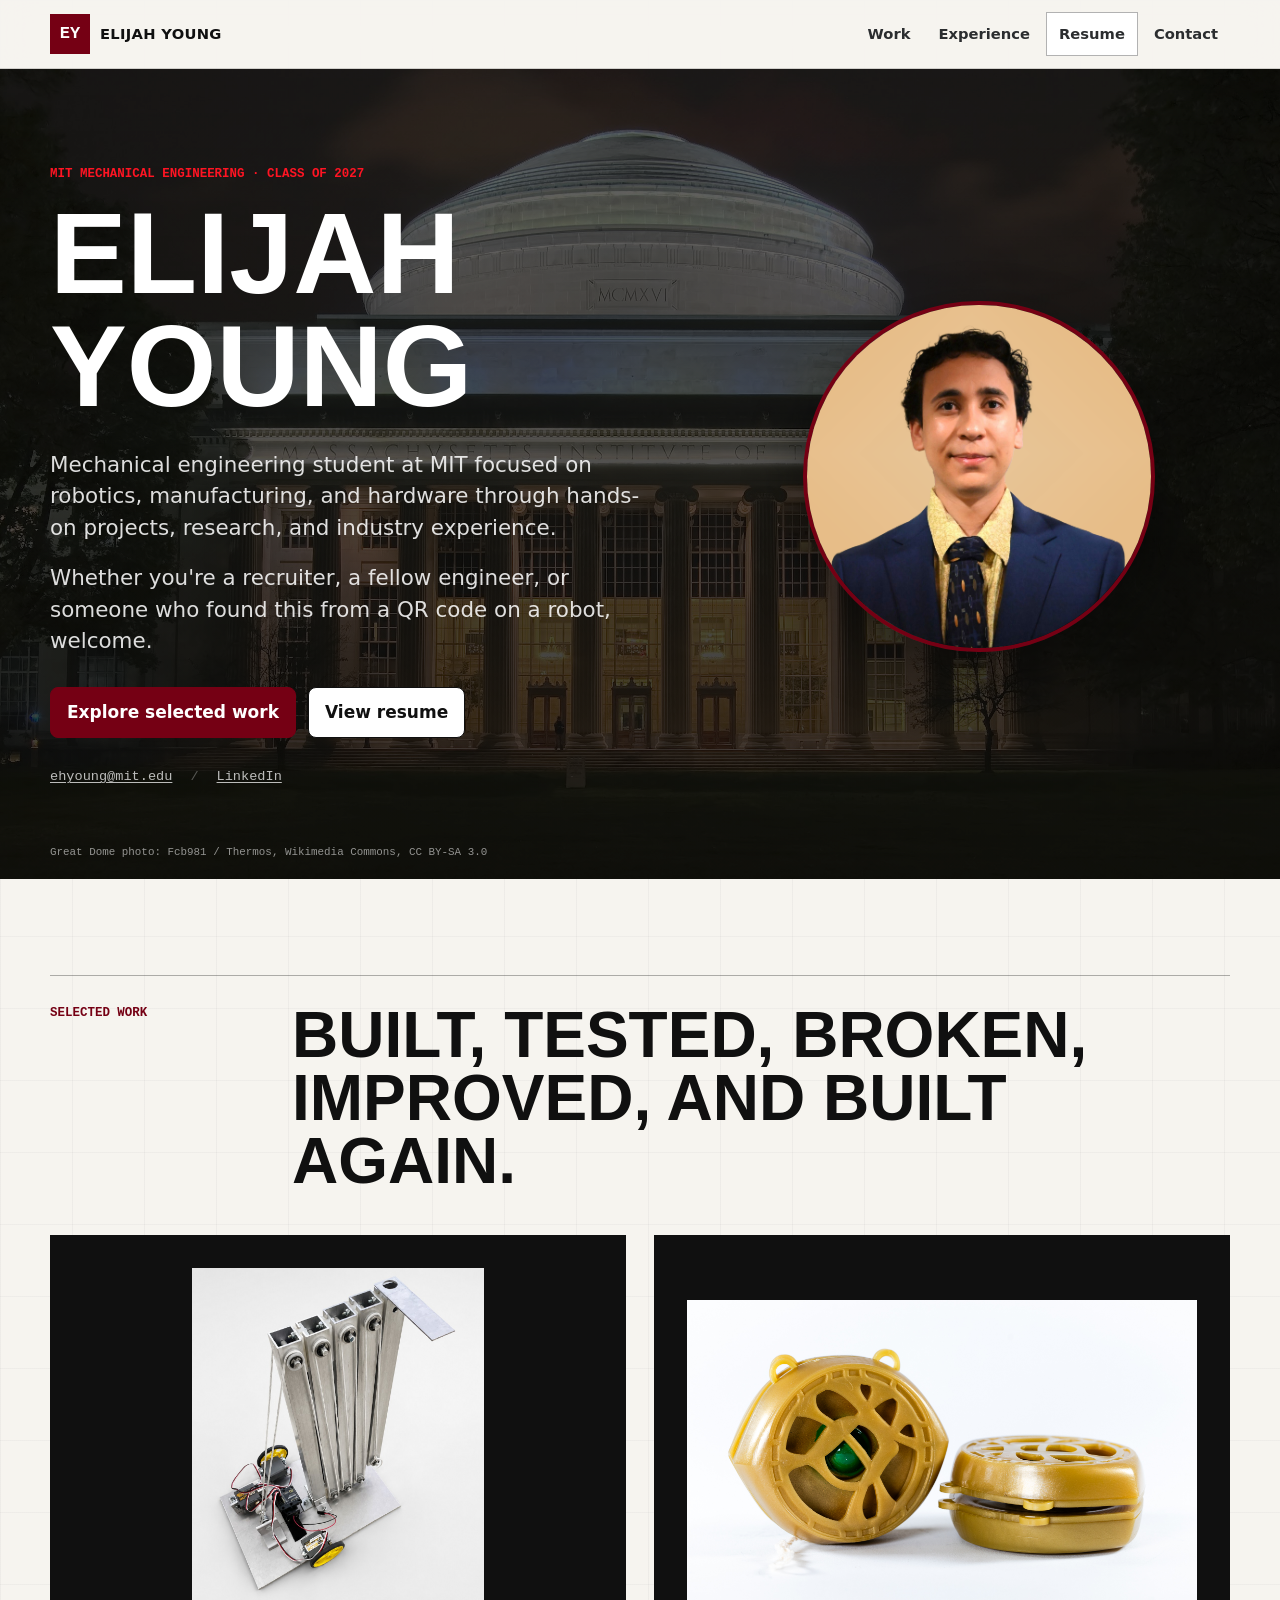
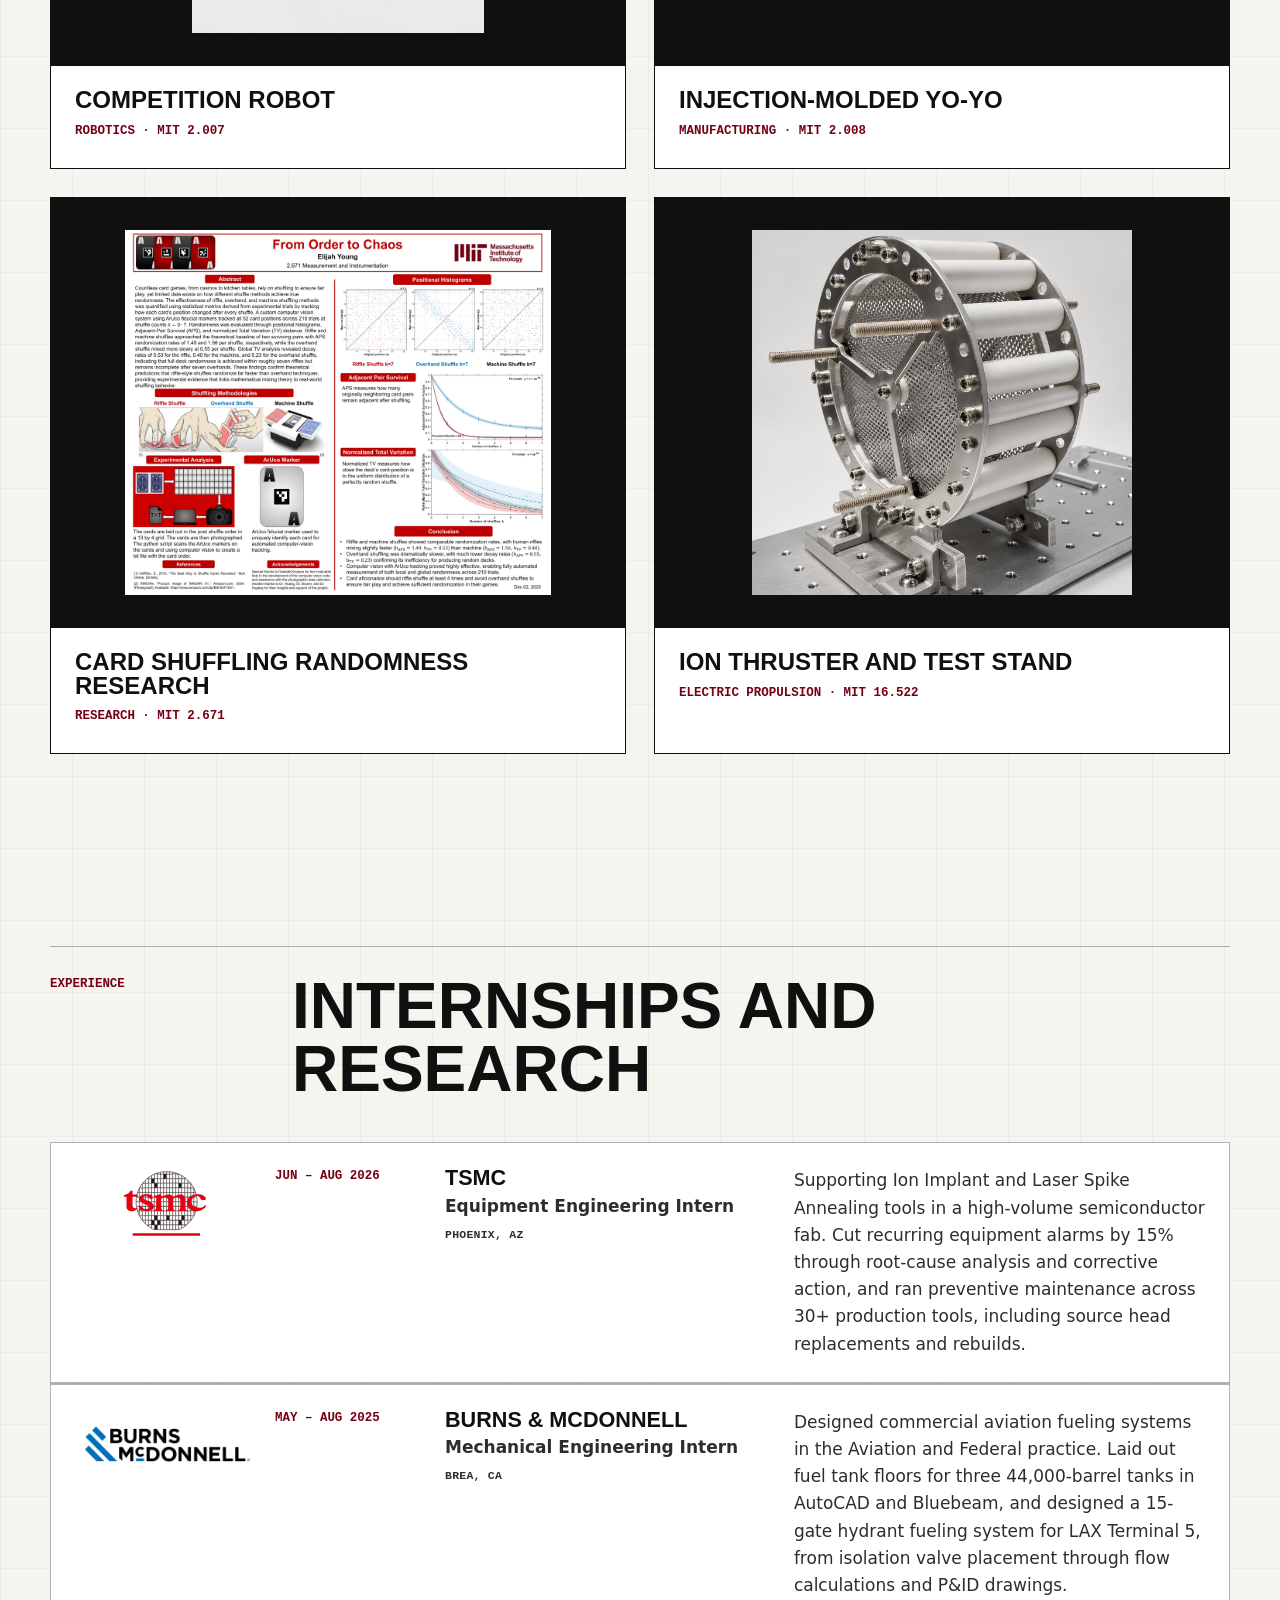
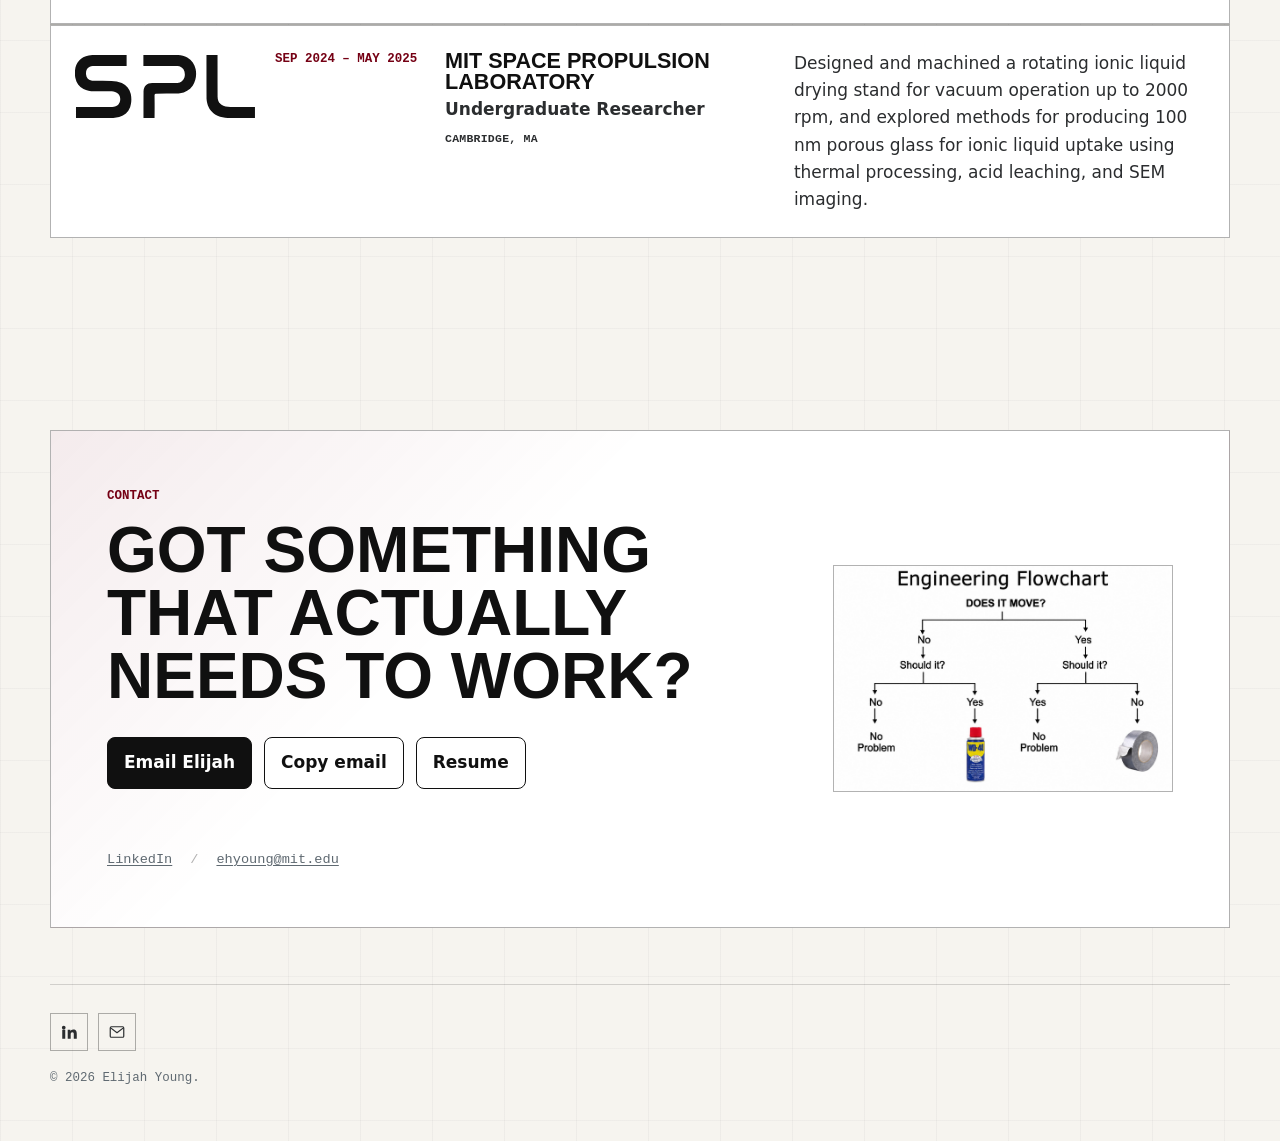
<file: index.html>
<!DOCTYPE html>
<html lang="en">
<head>
  <meta charset="UTF-8" />
  <meta name="viewport" content="width=device-width, initial-scale=1.0" />
  <title>Elijah Young | Mechanical Engineering Portfolio</title>
  <meta name="description" content="MIT mechanical engineering student who builds robots, tools molds, and machines propulsion hardware. Portfolio of competition robotics, manufacturing, and research work." />
  <link rel="canonical" href="https://elijahhyoung.github.io/" />
  <meta name="theme-color" content="#750014" />
  <meta property="og:type" content="website" />
  <meta property="og:title" content="Elijah Young | Mechanical Engineering Portfolio" />
  <meta property="og:description" content="Robots, injection-molded parts, and propulsion hardware built and tested at MIT." />
  <meta property="og:url" content="https://elijahhyoung.github.io/" />
  <meta property="og:image" content="https://elijahhyoung.github.io/assets/icons/og-image.svg" />
  <meta name="twitter:card" content="summary_large_image" />
  <meta name="twitter:title" content="Elijah Young | Mechanical Engineering Portfolio" />
  <meta name="twitter:description" content="MIT mechanical engineering student who builds robots, tools molds, and machines propulsion hardware." />
  <meta name="twitter:image" content="https://elijahhyoung.github.io/assets/icons/og-image.svg" />
  <link rel="icon" href="assets/icons/ey-monogram.svg" type="image/svg+xml" />
  <link rel="preload" as="image" href="assets/profile/elijah-young-headshot.png" />
  <link rel="preload" as="image" href="assets/profile/mit-dome-night.jpg" />
  <link rel="stylesheet" href="style.css" />
  <script type="application/ld+json">
    {
      "@context": "https://schema.org",
      "@type": "Person",
      "name": "Elijah Young",
      "url": "https://elijahhyoung.github.io/",
      "email": "mailto:ehyoung@mit.edu",
      "affiliation": {
        "@type": "CollegeOrUniversity",
        "name": "Massachusetts Institute of Technology"
      },
      "sameAs": [
        "https://www.linkedin.com/in/elijah-h-young/"
      ]
    }
  </script>
</head>
<body>
  <a class="skip-link" href="#main">Skip to content</a>

  <header class="site-header" data-site-header>
    <a class="wordmark" href="#top" aria-label="Elijah Young home">
      <span>EY</span>
      <strong>Elijah Young</strong>
    </a>
    <button class="nav-toggle" type="button" aria-expanded="false" aria-controls="site-nav" data-nav-toggle>
      <span class="sr-only">Menu</span>
      <span></span>
      <span></span>
    </button>
    <nav class="site-nav" id="site-nav" aria-label="Primary navigation" data-site-nav>
      <a href="#work" data-nav-link>Work</a>
      <a href="#experience" data-nav-link>Experience</a>
      <a class="nav-resume" href="assets/resume/Elijah_Young_Resume.pdf" target="_blank" rel="noopener">Resume</a>
      <a href="#contact" data-nav-link>Contact</a>
    </nav>
  </header>

  <main id="main">
    <section class="hero" id="top" aria-labelledby="hero-title" data-section>
      <div class="hero-bg" aria-hidden="true"></div>
      <div class="hero-grid">
        <div class="hero-copy reveal">
          <p class="eyebrow">MIT Mechanical Engineering · Class of 2027</p>
          <h1 id="hero-title">Elijah Young</h1>
          <p class="hero-statement">Mechanical engineering student at MIT focused on robotics, manufacturing, and hardware through hands-on projects, research, and industry experience.</p>
          <p class="hero-note">Whether you're a recruiter, a fellow engineer, or someone who found this from a QR code on a robot, welcome.</p>
          <div class="hero-actions" aria-label="Primary actions">
            <a class="button button-primary" href="#work">Explore selected work</a>
            <a class="button button-secondary" href="assets/resume/Elijah_Young_Resume.pdf" target="_blank" rel="noopener">View resume</a>
          </div>
          <ul class="signal-list" aria-label="Status and profiles">
            <li><a href="mailto:ehyoung@mit.edu">ehyoung@mit.edu</a></li>
            <!-- <li><a href="https://github.com/elijahhyoung" target="_blank" rel="noopener noreferrer">GitHub</a></li> -->
            <li><a href="https://www.linkedin.com/in/elijah-h-young/" target="_blank" rel="noopener noreferrer">LinkedIn</a></li>
          </ul>
        </div>

        <div class="hero-visual reveal" aria-label="Portrait of Elijah Young">
          <div class="hero-avatar">
            <img src="assets/profile/elijah-young-headshot.png" width="1482" height="1620" alt="Portrait of Elijah Young." />
          </div>
        </div>
      </div>
      <p class="hero-credit">Great Dome photo: Fcb981 / Thermos, Wikimedia Commons, CC BY-SA 3.0</p>
    </section>

    <section class="section work-section" id="work" aria-labelledby="work-title" data-section>
      <div class="section-kicker reveal">
        <p class="eyebrow">Selected work</p>
        <h2 id="work-title">Built, tested, broken,<br />improved, and built again.</h2>
      </div>

      <div class="work-grid">
        <a class="work-card reveal" href="projects/competition-robot.html">
          <div class="work-card-media">
            <img class="contain-fit" src="assets/projects/robot/nelly-full-assembly.jpg" width="1122" height="1402" loading="lazy" alt="Nelly, the competition robot: base, 5-stage linear slide, and pulley system." />
          </div>
          <div class="work-card-body">
            <h3>Competition Robot</h3>
            <p class="project-category">Robotics · MIT 2.007</p>
          </div>
        </a>

        <a class="work-card reveal" href="projects/injection-molded-yoyo.html">
          <div class="work-card-media">
            <img class="contain-fit" src="assets/projects/yoyo/team-eye-product-01.jpg" width="2000" height="1175" loading="lazy" alt="Gold injection-molded yo-yo product photographed on a white background." />
          </div>
          <div class="work-card-body">
            <h3>Injection-Molded Yo-Yo</h3>
            <p class="project-category">Manufacturing · MIT 2.008</p>
          </div>
        </a>

        <a class="work-card reveal" href="projects/card-shuffling-randomness.html">
          <div class="work-card-media">
            <img class="contain-fit" src="assets/projects/card-shuffling/poster.jpg" width="2200" height="1885" loading="lazy" alt="Research poster titled From Order to Chaos, covering the card shuffling randomness study." />
          </div>
          <div class="work-card-body">
            <h3>Card Shuffling Randomness Research</h3>
            <p class="project-category">Research · MIT 2.671</p>
          </div>
        </a>

        <a class="work-card reveal" href="projects/ion-thruster-test-stand.html">
          <div class="work-card-media">
            <img class="contain-fit" src="assets/projects/ion-thruster/final-assembly-clean.jpg" width="1280" height="1229" loading="lazy" alt="Assembled ion thruster hardware mounted on a test plate." />
          </div>
          <div class="work-card-body">
            <h3>Ion Thruster and Test Stand</h3>
            <p class="project-category">Electric propulsion · MIT 16.522</p>
          </div>
        </a>
      </div>
    </section>

    <section class="section experience-section" id="experience" aria-labelledby="experience-title" data-section>
      <div class="section-kicker reveal">
        <p class="eyebrow">Experience</p>
        <h2 id="experience-title">Internships and research</h2>
      </div>
      <div class="timeline reveal">
        <article>
          <div class="timeline-logo">
            <img src="assets/logos/tsmc-1.svg" alt="TSMC logo" loading="lazy" />
          </div>
          <span>Jun – Aug 2026</span>
          <div class="timeline-heading">
            <h3>TSMC</h3>
            <p class="timeline-role">Equipment Engineering Intern</p>
            <p class="timeline-place">Phoenix, AZ</p>
          </div>
          <p>Supporting Ion Implant and Laser Spike Annealing tools in a high-volume semiconductor fab. Cut recurring equipment alarms by 15% through root-cause analysis and corrective action, and ran preventive maintenance across 30+ production tools, including source head replacements and rebuilds.</p>
        </article>
        <article>
          <div class="timeline-logo">
            <img src="assets/logos/burns-mcdonnell.png" alt="Burns &amp; McDonnell logo" loading="lazy" />
          </div>
          <span>May – Aug 2025</span>
          <div class="timeline-heading">
            <h3>Burns &amp; McDonnell</h3>
            <p class="timeline-role">Mechanical Engineering Intern</p>
            <p class="timeline-place">Brea, CA</p>
          </div>
          <p>Designed commercial aviation fueling systems in the Aviation and Federal practice. Laid out fuel tank floors for three 44,000-barrel tanks in AutoCAD and Bluebeam, and designed a 15-gate hydrant fueling system for LAX Terminal 5, from isolation valve placement through flow calculations and P&amp;ID drawings.</p>
        </article>
        <article>
          <div class="timeline-logo">
            <img src="assets/logos/mit-space-propulsion-lab.svg" alt="MIT Space Propulsion Laboratory logo" loading="lazy" />
          </div>
          <span>Sep 2024 – May 2025</span>
          <div class="timeline-heading">
            <h3>MIT Space Propulsion Laboratory</h3>
            <p class="timeline-role">Undergraduate Researcher</p>
            <p class="timeline-place">Cambridge, MA</p>
          </div>
          <p>Designed and machined a rotating ionic liquid drying stand for vacuum operation up to 2000 rpm, and explored methods for producing 100 nm porous glass for ionic liquid uptake using thermal processing, acid leaching, and SEM imaging.</p>
        </article>
      </div>
    </section>

    <section class="section contact-section" id="contact" aria-labelledby="contact-title" data-section>
      <div class="contact-panel reveal">
        <div class="contact-copy">
          <p class="eyebrow">Contact</p>
          <h2 id="contact-title">Got something that actually needs to work?</h2>
          <div class="contact-actions">
            <a class="button button-primary" href="mailto:ehyoung@mit.edu">Email Elijah</a>
            <button class="button button-secondary" type="button" data-copy-email data-email="ehyoung@mit.edu">Copy email</button>
            <a class="button button-secondary" href="assets/resume/Elijah_Young_Resume.pdf" target="_blank" rel="noopener">Resume</a>
          </div>
          <p class="copy-status" aria-live="polite" data-copy-status></p>
          <ul class="contact-links">
            <li><a href="https://www.linkedin.com/in/elijah-h-young/" target="_blank" rel="noopener noreferrer">LinkedIn</a></li>
            <!-- <li><a href="https://github.com/elijahhyoung" target="_blank" rel="noopener noreferrer">GitHub</a></li> -->
            <li><a href="mailto:ehyoung@mit.edu">ehyoung@mit.edu</a></li>
          </ul>
        </div>
        <figure class="contact-flowchart">
          <img src="assets/logos/engineering-flowchart.jpg" width="1537" height="1023" loading="lazy" alt="Engineering flowchart meme: does it move? If yes and it shouldn't, use duct tape. If no and it should, use WD-40." />
        </figure>
      </div>
    </section>
  </main>

  <footer class="site-footer">
    <ul class="footer-icons" aria-label="Elsewhere">
      <li>
        <a href="https://www.linkedin.com/in/elijah-h-young/" target="_blank" rel="noopener noreferrer" aria-label="LinkedIn">
          <svg viewBox="0 0 24 24" fill="currentColor" aria-hidden="true"><path d="M4.98 3.5a2.5 2.5 0 1 1 0 5 2.5 2.5 0 0 1 0-5zM3 9h4v12H3V9zm7 0h3.8v1.7h.05c.53-.98 1.83-2 3.76-2 4.02 0 4.76 2.5 4.76 5.76V21h-4v-5.7c0-1.36-.02-3.1-1.9-3.1-1.9 0-2.2 1.48-2.2 3v5.8h-4V9z"/></svg>
        </a>
      </li>
      <li>
        <a href="mailto:ehyoung@mit.edu" aria-label="Email">
          <svg viewBox="0 0 24 24" fill="none" stroke="currentColor" stroke-width="1.6" aria-hidden="true"><rect x="3" y="5" width="18" height="14" rx="1.5"/><path d="M3.5 6.5l8.5 6.5 8.5-6.5" stroke-linecap="round" stroke-linejoin="round"/></svg>
        </a>
      </li>
    </ul>
    <p>&copy; 2026 Elijah Young.</p>
  </footer>

  <script src="script.js" defer></script>
</body>
</html>
</file>
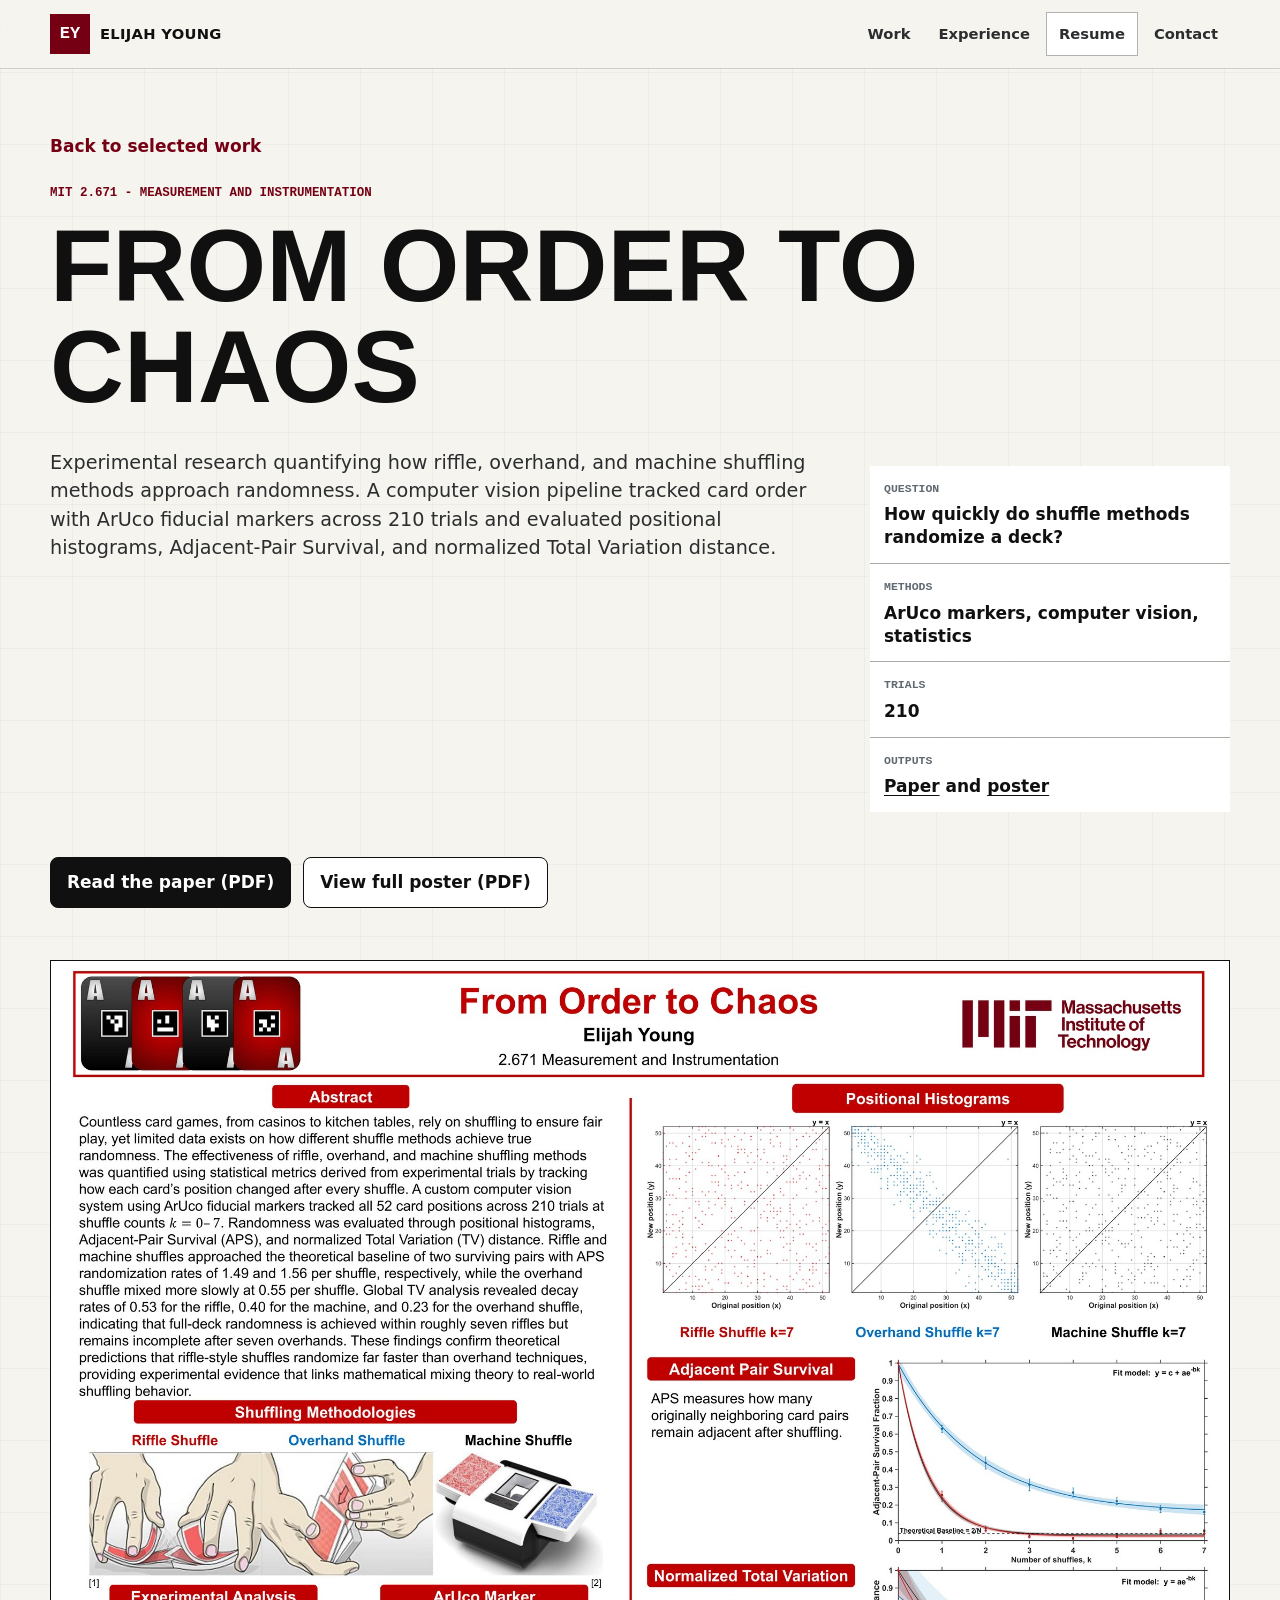
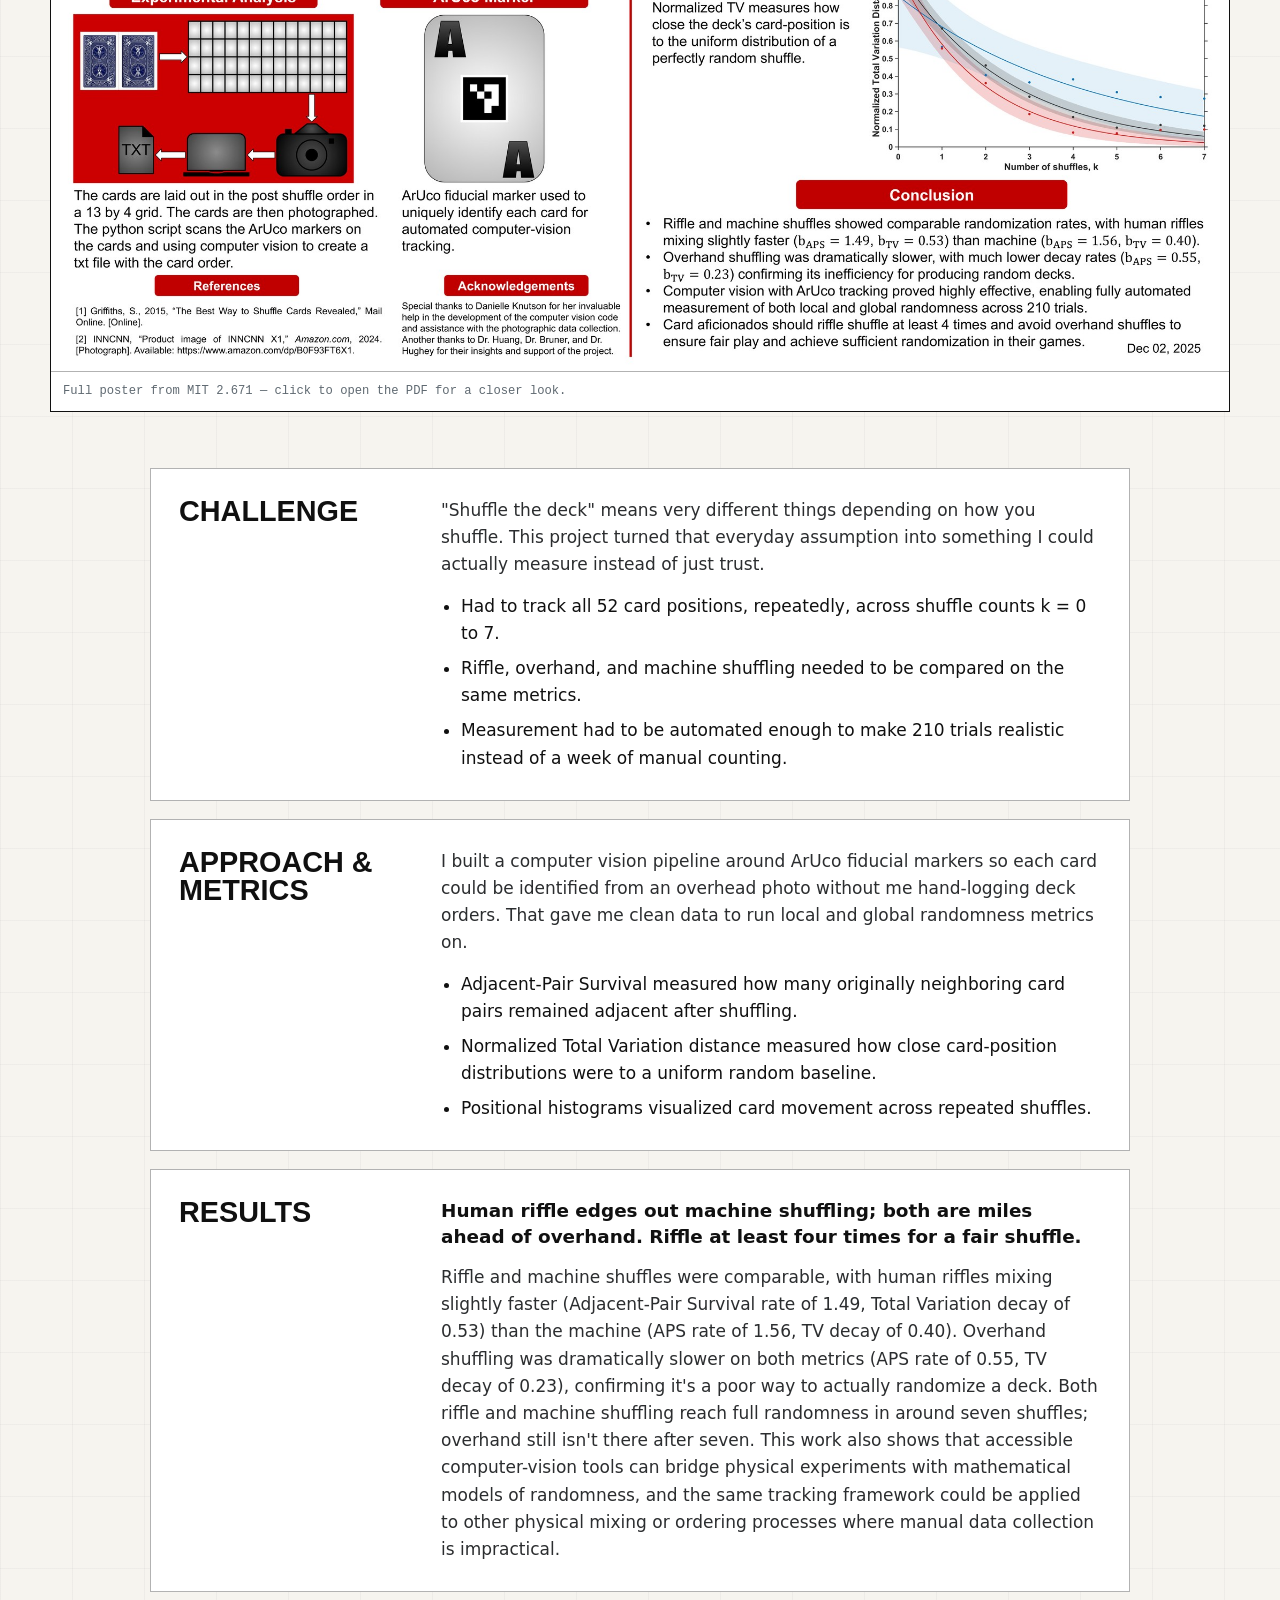
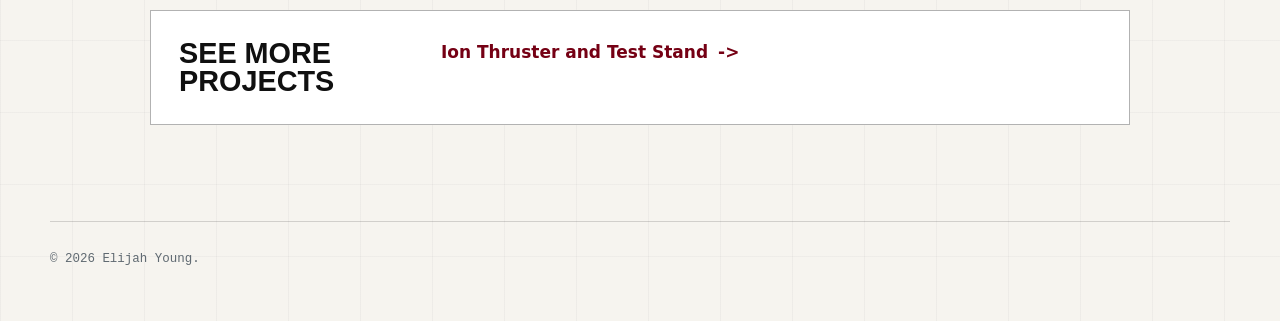
<file: projects/card-shuffling-randomness.html>
<!DOCTYPE html>
<html lang="en">
<head>
  <meta charset="UTF-8" />
  <meta name="viewport" content="width=device-width, initial-scale=1.0" />
  <title>Card Shuffling Randomness Research | Elijah Young</title>
  <meta name="description" content="Experimental measurement of card shuffling randomness using ArUco markers, computer vision, APS, and normalized TV distance." />
  <link rel="canonical" href="https://elijahhyoung.github.io/projects/card-shuffling-randomness.html" />
  <meta name="theme-color" content="#750014" />
  <meta property="og:type" content="website" />
  <meta property="og:title" content="Card Shuffling Randomness Research | Elijah Young" />
  <meta property="og:description" content="Experimental measurement of card shuffling randomness using ArUco markers, computer vision, APS, and normalized TV distance." />
  <meta property="og:url" content="https://elijahhyoung.github.io/projects/card-shuffling-randomness.html" />
  <meta property="og:image" content="https://elijahhyoung.github.io/assets/projects/card-shuffling/poster.jpg" />
  <meta name="twitter:card" content="summary_large_image" />
  <meta name="twitter:title" content="Card Shuffling Randomness Research | Elijah Young" />
  <meta name="twitter:description" content="Experimental measurement of card shuffling randomness using ArUco markers, computer vision, APS, and normalized TV distance." />
  <meta name="twitter:image" content="https://elijahhyoung.github.io/assets/projects/card-shuffling/poster.jpg" />
  <link rel="icon" href="../assets/icons/ey-monogram.svg" type="image/svg+xml" />
  <link rel="stylesheet" href="../style.css" />
</head>
<body>
  <a class="skip-link" href="#main">Skip to content</a>
  <header class="site-header">
    <a class="wordmark" href="../index.html#top" aria-label="Elijah Young home"><span>EY</span><strong>Elijah Young</strong></a>
    <button class="nav-toggle" type="button" aria-expanded="false" aria-controls="site-nav" data-nav-toggle>
      <span class="sr-only">Menu</span>
      <span></span>
      <span></span>
    </button>
    <nav class="site-nav" id="site-nav" aria-label="Primary navigation" data-site-nav>
      <a href="../index.html#work" data-nav-link>Work</a>
      <a href="../index.html#experience" data-nav-link>Experience</a>
      <a class="nav-resume" href="../assets/resume/Elijah_Young_Resume.pdf" target="_blank" rel="noopener">Resume</a>
      <a href="../index.html#contact" data-nav-link>Contact</a>
    </nav>
  </header>
  <main id="main">
    <section class="case-hero">
      <a class="back-link" href="../index.html#work">Back to selected work</a>
      <p class="eyebrow">MIT 2.671 - Measurement and Instrumentation</p>
      <h1>From Order to Chaos</h1>
      <div class="case-summary">
        <p>Experimental research quantifying how riffle, overhand, and machine shuffling methods approach randomness. A computer vision pipeline tracked card order with ArUco fiducial markers across 210 trials and evaluated positional histograms, Adjacent-Pair Survival, and normalized Total Variation distance.</p>
        <dl class="case-meta">
          <div><dt>Question</dt><dd>How quickly do shuffle methods randomize a deck?</dd></div>
          <div><dt>Methods</dt><dd>ArUco markers, computer vision, statistics</dd></div>
          <div><dt>Trials</dt><dd>210</dd></div>
          <div><dt>Outputs</dt><dd><a href="../assets/projects/card-shuffling/young-final-paper.pdf" target="_blank" rel="noopener">Paper</a> and <a href="../assets/projects/card-shuffling/2.671_Young_E_FinalPoster.pdf" target="_blank" rel="noopener">poster</a></dd></div>
        </dl>
      </div>
      <div class="case-actions">
        <a class="button button-primary" href="../assets/projects/card-shuffling/young-final-paper.pdf" target="_blank" rel="noopener">Read the paper (PDF)</a>
        <a class="button button-secondary" href="../assets/projects/card-shuffling/2.671_Young_E_FinalPoster.pdf" target="_blank" rel="noopener">View full poster (PDF)</a>
      </div>
    </section>

    <figure class="case-media case-media-poster">
      <a href="../assets/projects/card-shuffling/2.671_Young_E_FinalPoster.pdf" target="_blank" rel="noopener">
        <img src="../assets/projects/card-shuffling/poster.jpg" width="2200" height="1885" alt="Full research poster titled From Order to Chaos, covering the card shuffling randomness study." />
      </a>
      <figcaption>Full poster from MIT 2.671 — click to open the PDF for a closer look.</figcaption>
    </figure>

    <section class="case-study" aria-label="Card shuffling case study">
      <article class="case-panel">
        <h2>Challenge</h2>
        <div>
          <p>"Shuffle the deck" means very different things depending on how you shuffle. This project turned that everyday assumption into something I could actually measure instead of just trust.</p>
          <ul>
            <li>Had to track all 52 card positions, repeatedly, across shuffle counts k = 0 to 7.</li>
            <li>Riffle, overhand, and machine shuffling needed to be compared on the same metrics.</li>
            <li>Measurement had to be automated enough to make 210 trials realistic instead of a week of manual counting.</li>
          </ul>
        </div>
      </article>
      <article class="case-panel">
        <h2>Approach &amp; Metrics</h2>
        <div>
          <p>I built a computer vision pipeline around ArUco fiducial markers so each card could be identified from an overhead photo without me hand-logging deck orders. That gave me clean data to run local and global randomness metrics on.</p>
          <ul>
            <li>Adjacent-Pair Survival measured how many originally neighboring card pairs remained adjacent after shuffling.</li>
            <li>Normalized Total Variation distance measured how close card-position distributions were to a uniform random baseline.</li>
            <li>Positional histograms visualized card movement across repeated shuffles.</li>
          </ul>
        </div>
      </article>
      <article class="case-panel">
        <h2>Results</h2>
        <div>
          <p class="case-callout">Human riffle edges out machine shuffling; both are miles ahead of overhand. Riffle at least four times for a fair shuffle.</p>
          <p>Riffle and machine shuffles were comparable, with human riffles mixing slightly faster (Adjacent-Pair Survival rate of 1.49, Total Variation decay of 0.53) than the machine (APS rate of 1.56, TV decay of 0.40). Overhand shuffling was dramatically slower on both metrics (APS rate of 0.55, TV decay of 0.23), confirming it's a poor way to actually randomize a deck. Both riffle and machine shuffling reach full randomness in around seven shuffles; overhand still isn't there after seven. This work also shows that accessible computer-vision tools can bridge physical experiments with mathematical models of randomness, and the same tracking framework could be applied to other physical mixing or ordering processes where manual data collection is impractical.</p>
        </div>
      </article>
      <article class="case-panel">
        <h2>See More Projects</h2>
        <p><a class="text-link" href="ion-thruster-test-stand.html">Ion Thruster and Test Stand</a></p>
      </article>
    </section>
  </main>
  <footer class="site-footer"><p>&copy; 2026 Elijah Young.</p></footer>
  <script src="../script.js" defer></script>
</body>
</html>
</file>
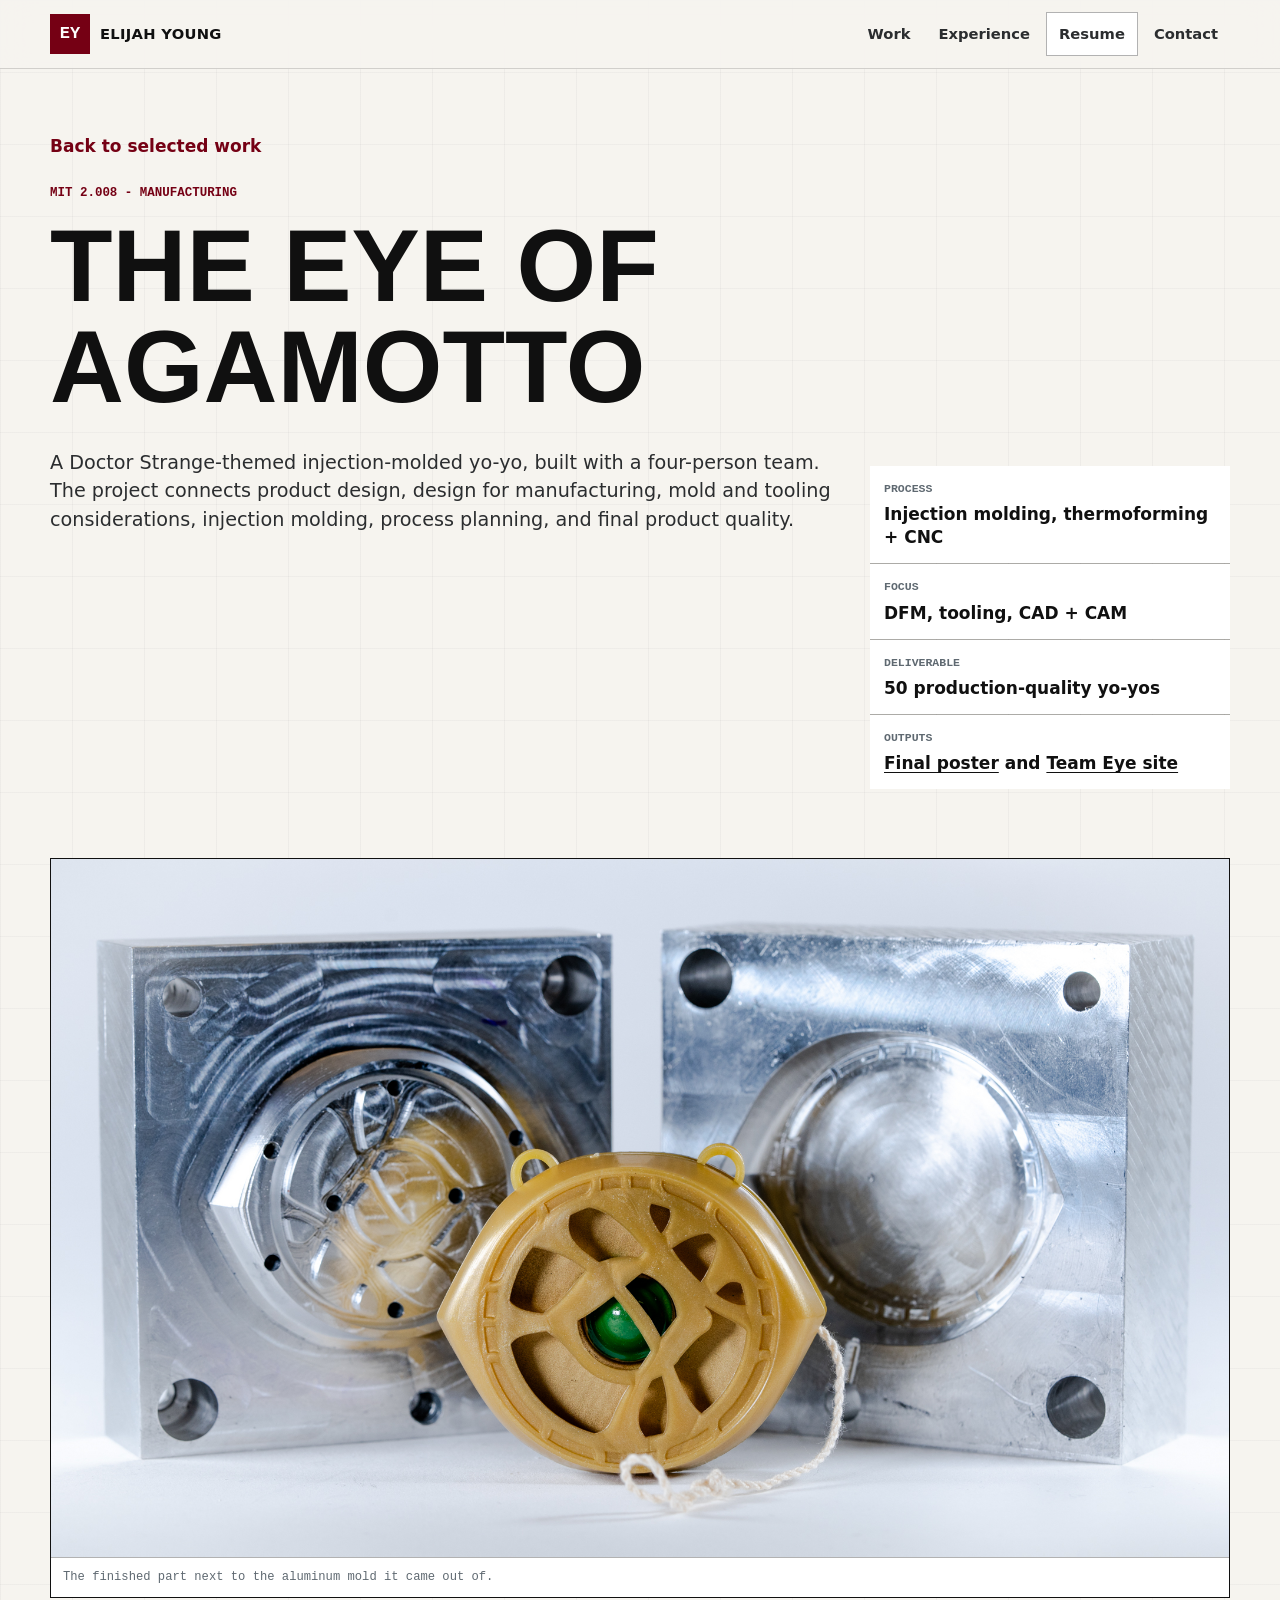
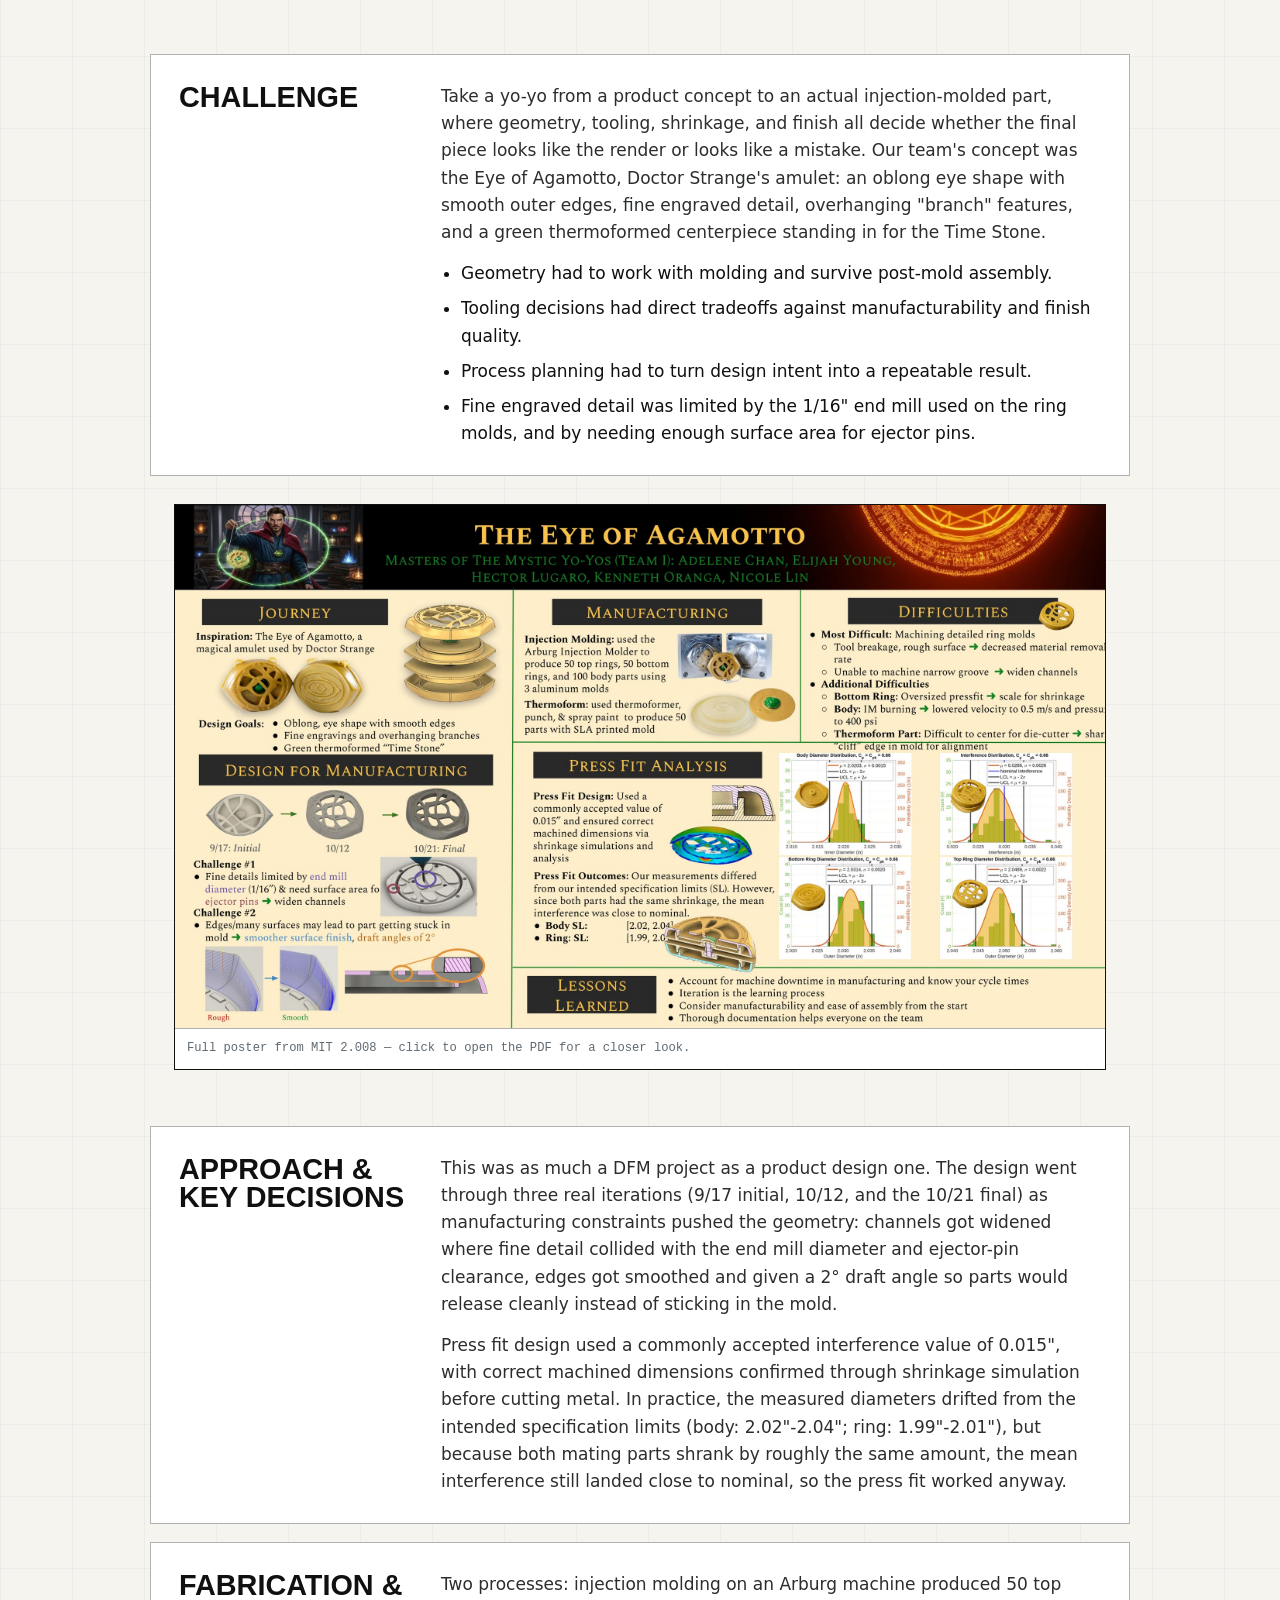
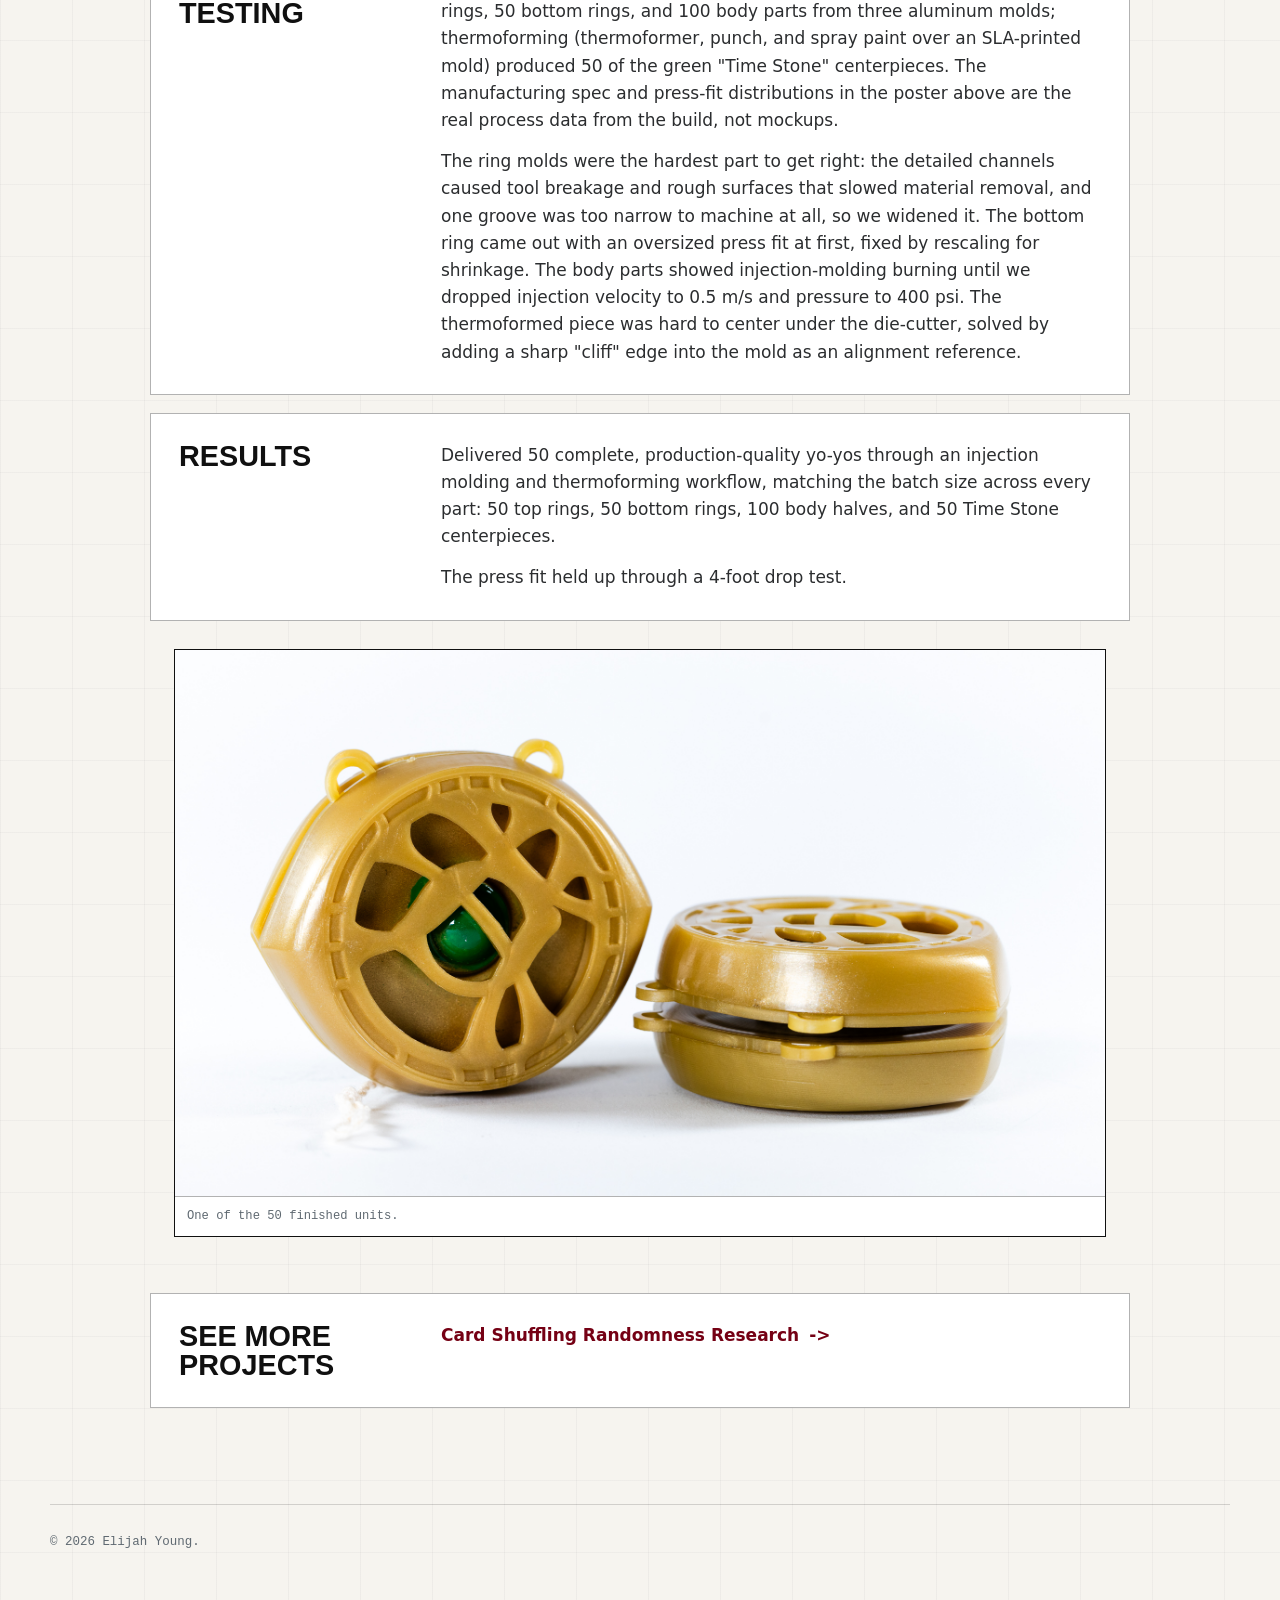
<file: projects/injection-molded-yoyo.html>
<!DOCTYPE html>
<html lang="en">
<head>
  <meta charset="UTF-8" />
  <meta name="viewport" content="width=device-width, initial-scale=1.0" />
  <title>Injection-Molded Yo-Yo | Elijah Young</title>
  <meta name="description" content="Case study for Elijah Young's MIT 2.008 injection-molded yo-yo, emphasizing DFM, tooling, injection molding, and product quality." />
  <link rel="canonical" href="https://elijahhyoung.github.io/projects/injection-molded-yoyo.html" />
  <meta name="theme-color" content="#750014" />
  <meta property="og:type" content="website" />
  <meta property="og:title" content="Injection-Molded Yo-Yo | Elijah Young" />
  <meta property="og:description" content="Case study for Elijah Young's MIT 2.008 injection-molded yo-yo, emphasizing DFM, tooling, injection molding, and product quality." />
  <meta property="og:url" content="https://elijahhyoung.github.io/projects/injection-molded-yoyo.html" />
  <meta property="og:image" content="https://elijahhyoung.github.io/assets/projects/yoyo/team-eye-product-01.jpg" />
  <meta name="twitter:card" content="summary_large_image" />
  <meta name="twitter:title" content="Injection-Molded Yo-Yo | Elijah Young" />
  <meta name="twitter:description" content="Case study for Elijah Young's MIT 2.008 injection-molded yo-yo, emphasizing DFM, tooling, injection molding, and product quality." />
  <meta name="twitter:image" content="https://elijahhyoung.github.io/assets/projects/yoyo/team-eye-product-01.jpg" />
  <link rel="icon" href="../assets/icons/ey-monogram.svg" type="image/svg+xml" />
  <link rel="stylesheet" href="../style.css" />
</head>
<body>
  <a class="skip-link" href="#main">Skip to content</a>
  <header class="site-header">
    <a class="wordmark" href="../index.html#top" aria-label="Elijah Young home"><span>EY</span><strong>Elijah Young</strong></a>
    <button class="nav-toggle" type="button" aria-expanded="false" aria-controls="site-nav" data-nav-toggle>
      <span class="sr-only">Menu</span>
      <span></span>
      <span></span>
    </button>
    <nav class="site-nav" id="site-nav" aria-label="Primary navigation" data-site-nav>
      <a href="../index.html#work" data-nav-link>Work</a>
      <a href="../index.html#experience" data-nav-link>Experience</a>
      <a class="nav-resume" href="../assets/resume/Elijah_Young_Resume.pdf" target="_blank" rel="noopener">Resume</a>
      <a href="../index.html#contact" data-nav-link>Contact</a>
    </nav>
  </header>
  <main id="main">
    <section class="case-hero">
      <a class="back-link" href="../index.html#work">Back to selected work</a>
      <p class="eyebrow">MIT 2.008 - Manufacturing</p>
      <h1>The Eye of Agamotto</h1>
      <div class="case-summary">
        <p>A Doctor Strange-themed injection-molded yo-yo, built with a four-person team. The project connects product design, design for manufacturing, mold and tooling considerations, injection molding, process planning, and final product quality.</p>
        <dl class="case-meta">
          <div><dt>Process</dt><dd>Injection molding, thermoforming + CNC</dd></div>
          <div><dt>Focus</dt><dd>DFM, tooling, CAD + CAM</dd></div>
          <div><dt>Deliverable</dt><dd>50 production-quality yo-yos</dd></div>
          <div><dt>Outputs</dt><dd><a href="../assets/projects/yoyo/2.008-final-poster.pdf" target="_blank" rel="noopener">Final poster</a> and <a href="https://sites.google.com/view/2008teameye/home" target="_blank" rel="noopener noreferrer">Team Eye site</a></dd></div>
        </dl>
      </div>
    </section>

    <figure class="case-media">
      <img src="../assets/projects/yoyo/team-eye-product-04.jpg" width="2000" height="1184" alt="The finished yo-yo body next to the open aluminum injection mold it was cast in." />
      <figcaption>The finished part next to the aluminum mold it came out of.</figcaption>
    </figure>

    <section class="case-study" aria-label="Injection molded yo-yo case study">
      <article class="case-panel">
        <h2>Challenge</h2>
        <div>
          <p>Take a yo-yo from a product concept to an actual injection-molded part, where geometry, tooling, shrinkage, and finish all decide whether the final piece looks like the render or looks like a mistake. Our team's concept was the Eye of Agamotto, Doctor Strange's amulet: an oblong eye shape with smooth outer edges, fine engraved detail, overhanging "branch" features, and a green thermoformed centerpiece standing in for the Time Stone.</p>
          <ul>
            <li>Geometry had to work with molding and survive post-mold assembly.</li>
            <li>Tooling decisions had direct tradeoffs against manufacturability and finish quality.</li>
            <li>Process planning had to turn design intent into a repeatable result.</li>
            <li>Fine engraved detail was limited by the 1/16" end mill used on the ring molds, and by needing enough surface area for ejector pins.</li>
          </ul>
        </div>
      </article>
      <figure class="case-media case-media-poster">
        <a href="../assets/projects/yoyo/2.008-final-poster.pdf" target="_blank" rel="noopener">
          <img src="../assets/projects/yoyo/poster.jpg" width="2400" height="1350" alt="Full research poster titled The Eye of Agamotto, covering the injection-molded yo-yo project's DFM, manufacturing, and press-fit analysis." />
        </a>
        <figcaption>Full poster from MIT 2.008 &mdash; click to open the PDF for a closer look.</figcaption>
      </figure>
      <article class="case-panel">
        <h2>Approach &amp; Key Decisions</h2>
        <div>
          <p>This was as much a DFM project as a product design one. The design went through three real iterations (9/17 initial, 10/12, and the 10/21 final) as manufacturing constraints pushed the geometry: channels got widened where fine detail collided with the end mill diameter and ejector-pin clearance, edges got smoothed and given a 2&deg; draft angle so parts would release cleanly instead of sticking in the mold.</p>
          <p>Press fit design used a commonly accepted interference value of 0.015", with correct machined dimensions confirmed through shrinkage simulation before cutting metal. In practice, the measured diameters drifted from the intended specification limits (body: 2.02"-2.04"; ring: 1.99"-2.01"), but because both mating parts shrank by roughly the same amount, the mean interference still landed close to nominal, so the press fit worked anyway.</p>
        </div>
      </article>
      <article class="case-panel">
        <h2>Fabrication &amp; Testing</h2>
        <div>
          <p>Two processes: injection molding on an Arburg machine produced 50 top rings, 50 bottom rings, and 100 body parts from three aluminum molds; thermoforming (thermoformer, punch, and spray paint over an SLA-printed mold) produced 50 of the green "Time Stone" centerpieces. The manufacturing spec and press-fit distributions in the poster above are the real process data from the build, not mockups.</p>
          <p>The ring molds were the hardest part to get right: the detailed channels caused tool breakage and rough surfaces that slowed material removal, and one groove was too narrow to machine at all, so we widened it. The bottom ring came out with an oversized press fit at first, fixed by rescaling for shrinkage. The body parts showed injection-molding burning until we dropped injection velocity to 0.5 m/s and pressure to 400 psi. The thermoformed piece was hard to center under the die-cutter, solved by adding a sharp "cliff" edge into the mold as an alignment reference.</p>
        </div>
      </article>
      <article class="case-panel">
        <h2>Results</h2>
        <div>
          <p>Delivered 50 complete, production-quality yo-yos through an injection molding and thermoforming workflow, matching the batch size across every part: 50 top rings, 50 bottom rings, 100 body halves, and 50 Time Stone centerpieces.</p>
          <p>The press fit held up through a 4-foot drop test.</p>
        </div>
      </article>
      <figure class="case-media">
        <img src="../assets/projects/yoyo/team-eye-product-01.jpg" width="2000" height="1175" loading="lazy" alt="Finished gold injection-molded yo-yo product, photographed on a white background." />
        <figcaption>One of the 50 finished units.</figcaption>
      </figure>
      <article class="case-panel">
        <h2>See More Projects</h2>
        <p><a class="text-link" href="card-shuffling-randomness.html">Card Shuffling Randomness Research</a></p>
      </article>
    </section>
  </main>
  <footer class="site-footer"><p>&copy; 2026 Elijah Young.</p></footer>
  <script src="../script.js" defer></script>
</body>
</html>
</file>
<file: style.css>
:root {
  --mit-cardinal: #750014;
  --mit-gray: #8b959e;
  --mit-red: #ff1423;
  --ink: #101010;
  --ink-soft: #2b2d2f;
  --paper: #f6f4ef;
  --paper-strong: #ffffff;
  --steel: #d6dce0;
  --steel-dark: #5f6971;
  --line: rgba(16, 16, 16, 0.16);
  --line-strong: rgba(16, 16, 16, 0.32);
  --shadow: 0 24px 60px rgba(16, 16, 16, 0.12);
  --mono: "SFMono-Regular", Consolas, "Liberation Mono", monospace;
  --sans: Inter, ui-sans-serif, system-ui, -apple-system, BlinkMacSystemFont, "Segoe UI", sans-serif;
  --display: "Arial Narrow", "Helvetica Neue", Arial, sans-serif;
  --site-max: 1180px;
  --radius: 8px;
}

* {
  box-sizing: border-box;
}

html {
  scroll-behavior: smooth;
}

body {
  margin: 0;
  background:
    linear-gradient(90deg, rgba(16, 16, 16, 0.035) 1px, transparent 1px) 0 0 / 72px 72px,
    linear-gradient(180deg, rgba(16, 16, 16, 0.03) 1px, transparent 1px) 0 0 / 72px 72px,
    var(--paper);
  color: var(--ink);
  font-family: var(--sans);
  font-size: 17px;
  line-height: 1.6;
}

body.nav-open {
  overflow: hidden;
}

img,
video {
  display: block;
  max-width: 100%;
}

a {
  color: inherit;
  text-underline-offset: 0.18em;
}

button,
input {
  font: inherit;
}

:focus-visible {
  outline: 3px solid var(--mit-red);
  outline-offset: 3px;
}

.skip-link {
  position: fixed;
  left: 16px;
  top: 16px;
  z-index: 100;
  transform: translateY(-150%);
  background: var(--ink);
  color: var(--paper-strong);
  padding: 10px 14px;
  text-decoration: none;
}

.skip-link:focus {
  transform: translateY(0);
}

.sr-only {
  position: absolute;
  width: 1px;
  height: 1px;
  padding: 0;
  margin: -1px;
  overflow: hidden;
  clip: rect(0, 0, 0, 0);
  white-space: nowrap;
  border: 0;
}

.site-header {
  position: sticky;
  top: 0;
  z-index: 50;
  display: flex;
  align-items: center;
  justify-content: space-between;
  gap: 24px;
  min-height: 68px;
  padding: 12px max(24px, calc((100vw - var(--site-max)) / 2));
  border-bottom: 1px solid var(--line);
  background: rgba(246, 244, 239, 0.92);
  backdrop-filter: blur(16px);
}

.wordmark {
  display: inline-flex;
  align-items: center;
  gap: 10px;
  min-height: 44px;
  color: var(--ink);
  text-decoration: none;
}

.wordmark span {
  display: grid;
  place-items: center;
  width: 40px;
  height: 40px;
  background: var(--mit-cardinal);
  color: var(--paper-strong);
  font-family: var(--mono);
  font-weight: 800;
}

.wordmark strong {
  font-size: 0.92rem;
  letter-spacing: 0.02em;
  text-transform: uppercase;
}

.site-nav {
  display: flex;
  align-items: center;
  gap: 4px;
}

.site-nav a {
  position: relative;
  min-height: 40px;
  padding: 9px 12px;
  color: var(--ink-soft);
  font-size: 0.92rem;
  font-weight: 700;
  text-decoration: none;
}

.site-nav a::after {
  position: absolute;
  left: 12px;
  right: 12px;
  bottom: 4px;
  height: 2px;
  background: var(--mit-red);
  transform: scaleX(0);
  transform-origin: left;
  transition: transform 160ms ease;
  content: "";
}

.site-nav a:hover::after,
.site-nav a:focus-visible::after,
.site-nav a.is-active::after {
  transform: scaleX(1);
}

.nav-resume {
  border: 1px solid var(--line-strong);
  background: var(--paper-strong);
}

.nav-toggle {
  display: none;
  width: 44px;
  height: 44px;
  border: 1px solid var(--line);
  background: var(--paper-strong);
  color: var(--ink);
}

.nav-toggle span:not(.sr-only) {
  display: block;
  width: 18px;
  height: 2px;
  margin: 5px auto;
  background: currentColor;
}

main {
  overflow: clip;
}

.section {
  width: min(var(--site-max), calc(100% - 48px));
  margin: 0 auto;
  padding: 96px 0;
}

.hero {
  position: relative;
  overflow: hidden;
  color: var(--paper-strong);
}

.hero-bg {
  position: absolute;
  inset: 0;
  z-index: -1;
  background:
    linear-gradient(180deg, rgba(10, 8, 6, 0.62), rgba(10, 8, 6, 0.8)),
    url("assets/profile/mit-dome-night.jpg") center 38% / cover no-repeat;
}

.hero-grid {
  display: grid;
  grid-template-columns: minmax(0, 1.08fr) minmax(320px, 0.92fr);
  gap: clamp(36px, 7vw, 88px);
  align-items: center;
  width: min(var(--site-max), calc(100% - 48px));
  min-height: calc(100vh - 140px);
  margin: 0 auto;
  padding: 96px 0 56px;
}

.hero .eyebrow {
  color: var(--mit-red);
}

.hero h1 {
  color: var(--paper-strong);
}

.hero-credit {
  width: min(var(--site-max), calc(100% - 48px));
  margin: 0 auto;
  padding-bottom: 18px;
  color: rgba(255, 255, 255, 0.55);
  font-family: var(--mono);
  font-size: 0.68rem;
}

.eyebrow,
.project-category,
.meta-label {
  margin: 0 0 12px;
  color: var(--mit-cardinal);
  font-family: var(--mono);
  font-size: 0.78rem;
  font-weight: 800;
  letter-spacing: 0;
  text-transform: uppercase;
}

h1,
h2,
h3,
p {
  margin: 0;
}

h1,
h2,
h3 {
  color: var(--ink);
  font-family: var(--display);
  font-stretch: condensed;
  line-height: 0.98;
}

h1 {
  max-width: 760px;
  font-size: clamp(3.4rem, 9vw, 7.9rem);
  letter-spacing: 0;
  text-transform: uppercase;
}

h2 {
  max-width: 840px;
  font-size: clamp(2.2rem, 5vw, 4.4rem);
  letter-spacing: 0;
  text-transform: uppercase;
}

#work-title {
  max-width: 1100px;
}

h3 {
  font-size: clamp(1.55rem, 2.7vw, 2.45rem);
  letter-spacing: 0;
  text-transform: uppercase;
}

.hero-statement {
  max-width: 690px;
  margin-top: 26px;
  color: rgba(255, 255, 255, 0.86);
  font-size: clamp(1.08rem, 2.2vw, 1.34rem);
  line-height: 1.48;
}

.hero-note {
  max-width: 620px;
  margin-top: 18px;
  color: rgba(255, 255, 255, 0.86);
  font-size: clamp(1.08rem, 2.2vw, 1.34rem);
  line-height: 1.48;
}

.hero-actions,
.contact-actions {
  display: flex;
  flex-wrap: wrap;
  gap: 12px;
  margin-top: 30px;
}

.button {
  display: inline-flex;
  align-items: center;
  justify-content: center;
  min-height: 46px;
  border: 1px solid var(--ink);
  border-radius: var(--radius);
  padding: 11px 16px;
  font-weight: 800;
  text-decoration: none;
  cursor: pointer;
}

.button-primary {
  background: var(--ink);
  color: var(--paper-strong);
}

.button-primary:hover,
.button-primary:focus-visible {
  background: var(--mit-cardinal);
  border-color: var(--mit-cardinal);
}

.hero .button-primary {
  background: var(--mit-cardinal);
  border-color: var(--mit-cardinal);
  color: var(--paper-strong);
}

.hero .button-primary:hover,
.hero .button-primary:focus-visible {
  background: var(--mit-red);
  border-color: var(--mit-red);
}

.button-secondary {
  background: var(--paper-strong);
  color: var(--ink);
}

.button-secondary:hover,
.button-secondary:focus-visible {
  border-color: var(--mit-red);
  color: var(--mit-cardinal);
}

.signal-list,
.contact-links {
  display: flex;
  flex-wrap: wrap;
  gap: 10px 18px;
  padding: 0;
  margin: 28px 0 0;
  list-style: none;
  color: var(--steel-dark);
  font-family: var(--mono);
  font-size: 0.85rem;
}

.signal-list li:not(:last-child)::after,
.contact-links li:not(:last-child)::after {
  margin-left: 18px;
  color: var(--line-strong);
  content: "/";
}

.hero .signal-list {
  color: rgba(255, 255, 255, 0.72);
}

.hero .signal-list li:not(:last-child)::after {
  color: rgba(255, 255, 255, 0.3);
}

.hero .signal-list a:hover,
.hero .signal-list a:focus-visible {
  color: var(--paper-strong);
}

.hero-visual {
  display: flex;
  justify-content: center;
}

.hero-avatar {
  width: min(360px, 70%);
  aspect-ratio: 1 / 1;
  border-radius: 50%;
  overflow: hidden;
  border: 4px solid var(--mit-cardinal);
  box-shadow: 0 24px 60px rgba(0, 0, 0, 0.45);
}

.hero-avatar img {
  width: 100%;
  height: 100%;
  object-fit: cover;
  object-position: center 15%;
}

.section-kicker {
  display: grid;
  grid-template-columns: 210px minmax(0, 1fr);
  gap: 32px;
  align-items: start;
  padding-top: 28px;
  border-top: 1px solid var(--line-strong);
}

.work-grid {
  display: grid;
  grid-template-columns: repeat(2, minmax(0, 1fr));
  gap: 28px;
  margin-top: 42px;
}

.work-card {
  display: flex;
  flex-direction: column;
  border: 1px solid var(--ink);
  background: var(--paper-strong);
  color: inherit;
  text-decoration: none;
}

.work-card-media {
  aspect-ratio: 4 / 3;
  border-bottom: 1px solid var(--ink);
  background: var(--ink);
  overflow: hidden;
}

.work-card-media img {
  width: 100%;
  height: 100%;
  object-fit: cover;
  object-position: center;
  transition: transform 400ms ease;
}

.work-card-media img.contain-fit {
  object-fit: contain;
  padding: 32px;
  box-sizing: border-box;
}

.work-card:hover .work-card-media img,
.work-card:focus-visible .work-card-media img {
  transform: scale(1.05);
}

.work-card-body {
  padding: 22px 24px 26px;
}

.work-card-body h3 {
  font-size: 1.5rem;
}

.work-card-body .project-category {
  margin: 10px 0 0;
}

.placeholder-media {
  display: grid;
  place-items: center;
  min-height: 360px;
  padding: 28px;
  background:
    repeating-linear-gradient(-45deg, rgba(255, 255, 255, 0.11) 0 12px, transparent 12px 24px),
    var(--ink);
  color: var(--paper-strong);
  text-align: center;
}

.work-card-media.placeholder-media {
  min-height: 0;
  padding: 20px;
  font-family: var(--mono);
  font-size: 0.78rem;
  text-transform: uppercase;
}

.placeholder-media code {
  white-space: normal;
}

.timeline p,
.case-study p,
.not-found p {
  color: var(--ink-soft);
}

dt {
  color: var(--steel-dark);
  font-family: var(--mono);
  font-size: 0.72rem;
  font-weight: 800;
  text-transform: uppercase;
}

dd {
  margin: 5px 0 0;
  font-weight: 750;
  line-height: 1.35;
}

.text-link {
  display: inline-flex;
  align-items: center;
  gap: 10px;
  color: var(--mit-cardinal);
  font-weight: 850;
  text-decoration: none;
}

.text-link::after {
  content: "->";
}

.text-link:hover,
.text-link:focus-visible {
  color: var(--mit-red);
}

.timeline article,
.contact-panel,
.case-panel,
.asset-block {
  border: 1px solid var(--line-strong);
  background: var(--paper-strong);
}

.timeline {
  display: grid;
  gap: 1px;
  margin-top: 42px;
  background: var(--line-strong);
}

.timeline article {
  display: grid;
  grid-template-columns: 180px 150px minmax(0, 0.8fr) minmax(0, 1fr);
  gap: 20px;
  align-items: start;
  padding: 24px;
}

.timeline-logo {
  display: flex;
  align-items: center;
  justify-content: center;
  height: 72px;
}

.timeline-logo img {
  max-width: 100%;
  max-height: 100%;
  object-fit: contain;
}

.timeline span {
  color: var(--mit-cardinal);
  font-family: var(--mono);
  font-size: 0.78rem;
  font-weight: 800;
  text-transform: uppercase;
}

.timeline h3 {
  font-size: 1.35rem;
}

.timeline-role {
  margin-top: 4px;
  color: var(--ink-soft);
  font-weight: 700;
}

.timeline-place {
  margin-top: 6px;
  color: var(--steel-dark);
  font-family: var(--mono);
  font-size: 0.72rem;
  font-weight: 800;
  letter-spacing: 0.02em;
  text-transform: uppercase;
}

.contact-section {
  padding-bottom: 56px;
}

.contact-panel {
  display: grid;
  grid-template-columns: minmax(0, 1fr) 340px;
  gap: 32px;
  align-items: center;
  padding: clamp(28px, 6vw, 56px);
  background:
    linear-gradient(135deg, rgba(117, 0, 20, 0.08), transparent 36%),
    var(--paper-strong);
}

.contact-flowchart {
  margin: 0;
  border: 1px solid var(--line-strong);
}

.contact-flowchart img {
  display: block;
  width: 100%;
  height: auto;
}

.copy-status {
  min-height: 1.4em;
  margin-top: 14px;
  color: var(--mit-cardinal);
  font-family: var(--mono);
  font-size: 0.82rem;
}

.site-footer {
  width: min(var(--site-max), calc(100% - 48px));
  margin: 0 auto;
  padding: 28px 0 52px;
  border-top: 1px solid var(--line);
  color: var(--steel-dark);
  font-family: var(--mono);
  font-size: 0.78rem;
}

.footer-icons {
  display: flex;
  gap: 10px;
  padding: 0;
  margin: 0 0 18px;
  list-style: none;
}

.footer-icons a {
  display: grid;
  place-items: center;
  width: 38px;
  height: 38px;
  border: 1px solid var(--line-strong);
  color: var(--ink-soft);
  text-decoration: none;
  transition: color 160ms ease, border-color 160ms ease;
}

.footer-icons a:hover,
.footer-icons a:focus-visible {
  border-color: var(--mit-cardinal);
  color: var(--mit-cardinal);
}

.footer-icons svg {
  width: 18px;
  height: 18px;
}

.case-hero {
  width: min(var(--site-max), calc(100% - 48px));
  margin: 0 auto;
  padding: 64px 0 52px;
}

.case-hero h1 {
  max-width: 960px;
  font-size: clamp(3rem, 8vw, 7rem);
}

.case-summary {
  display: grid;
  grid-template-columns: minmax(0, 1fr) 360px;
  gap: 32px;
  margin-top: 32px;
}

.case-summary > p {
  color: var(--ink-soft);
  font-size: 1.2rem;
  line-height: 1.48;
}

.case-meta {
  display: grid;
  gap: 1px;
  background: var(--line-strong);
}

.case-meta div {
  padding: 14px;
  background: var(--paper-strong);
}

.case-actions {
  display: flex;
  flex-wrap: wrap;
  gap: 12px;
  margin-top: 28px;
}

.case-media {
  width: min(var(--site-max), calc(100% - 48px));
  margin: 0 auto 56px;
  border: 1px solid var(--ink);
  background: var(--paper-strong);
}

.case-panel + .case-media {
  margin-top: 28px;
}

.case-media img,
.case-media video {
  width: 100%;
  height: auto;
  max-height: 720px;
  object-fit: cover;
}

.case-media-poster img {
  height: auto;
  max-height: none;
  object-fit: contain;
}

.case-media-poster a {
  display: block;
  cursor: pointer;
}

.case-media figcaption,
.media-grid figcaption {
  padding: 10px 12px;
  border-top: 1px solid var(--line-strong);
  color: var(--steel-dark);
  font-family: var(--mono);
  font-size: 0.76rem;
}

.case-study {
  width: min(980px, calc(100% - 48px));
  margin: 0 auto;
  padding-bottom: 96px;
}

.case-panel {
  display: grid;
  grid-template-columns: 230px minmax(0, 1fr);
  gap: 32px;
  padding: 28px;
  margin-top: 18px;
}

.case-panel h2 {
  font-size: 1.8rem;
}

.case-study p.case-callout {
  margin-bottom: 12px;
  color: var(--ink);
  font-weight: 800;
  font-size: 1.15rem;
  line-height: 1.4;
}

.case-panel div > p + p,
.case-panel div > ul,
.case-panel div > ol {
  margin-top: 14px;
}

.case-panel ul,
.case-panel ol {
  margin: 0;
  padding-left: 20px;
}

.case-panel li + li {
  margin-top: 8px;
}

.media-grid {
  display: grid;
  grid-template-columns: repeat(2, minmax(0, 1fr));
  gap: 18px;
  margin: 28px 0;
}

.media-grid figure {
  margin: 0;
  border: 1px solid var(--line-strong);
  background: var(--paper-strong);
}

.media-grid img {
  width: 100%;
  height: auto;
  aspect-ratio: 4 / 3;
  object-fit: cover;
}

.media-grid--compact {
  grid-template-columns: repeat(2, minmax(0, 260px));
  justify-content: center;
}

.media-grid--compact img {
  aspect-ratio: 1 / 1;
  object-fit: cover;
}

.back-link {
  display: inline-flex;
  margin-bottom: 24px;
  color: var(--mit-cardinal);
  font-weight: 850;
  text-decoration: none;
}

.not-found {
  width: min(760px, calc(100% - 48px));
  margin: 0 auto;
  padding: 120px 0;
}

.not-found p {
  margin-top: 20px;
  font-size: 1.15rem;
}

.not-found .button {
  margin-top: 28px;
}

.reveal {
  opacity: 1;
  transform: none;
}

.js .reveal {
  opacity: 0;
  transform: translateY(18px);
  transition: opacity 500ms ease, transform 500ms ease;
}

.js .reveal.is-visible {
  opacity: 1;
  transform: none;
}

@media (prefers-reduced-motion: reduce) {
  *,
  *::before,
  *::after {
    scroll-behavior: auto !important;
    transition-duration: 0.01ms !important;
    animation-duration: 0.01ms !important;
    animation-iteration-count: 1 !important;
  }

  .js .reveal {
    opacity: 1;
    transform: none;
  }
}

@media (max-width: 960px) {
  .hero-grid,
  .case-summary {
    grid-template-columns: 1fr;
  }

  .hero-grid {
    min-height: auto;
  }

  .timeline article {
    grid-template-columns: 1fr;
    gap: 10px;
  }

  .case-panel {
    grid-template-columns: 1fr;
  }
}

@media (max-width: 760px) {
  body {
    font-size: 16px;
  }

  .site-header {
    padding-inline: 18px;
  }

  .nav-toggle {
    display: block;
  }

  .site-nav {
    position: fixed;
    inset: 68px 0 auto;
    display: flex;
    flex-direction: column;
    align-items: stretch;
    padding: 18px;
    border-bottom: 1px solid var(--line-strong);
    background: var(--paper);
  }

  .js .site-nav {
    display: none;
  }

  .js .site-nav.is-open {
    display: flex;
  }

  html:not(.js) .site-nav {
    position: static;
    flex-flow: row wrap;
    padding: 0;
    border-bottom: 0;
    background: transparent;
  }

  .site-nav a {
    min-height: 48px;
    border-bottom: 1px solid var(--line);
  }

  .wordmark strong {
    display: none;
  }

  .section,
  .case-hero,
  .case-media,
  .case-study,
  .site-footer {
    width: min(100% - 32px, var(--site-max));
  }

  .section {
    padding: 68px 0;
  }

  .hero-grid {
    padding: 56px 0 40px;
  }

  .section-kicker,
  .work-grid,
  .media-grid,
  .contact-panel {
    grid-template-columns: 1fr;
  }

  .placeholder-media {
    min-height: 280px;
  }

  .signal-list li,
  .contact-links li {
    width: 100%;
  }

  .signal-list li::after,
  .contact-links li::after {
    display: none;
  }
}
</file>
